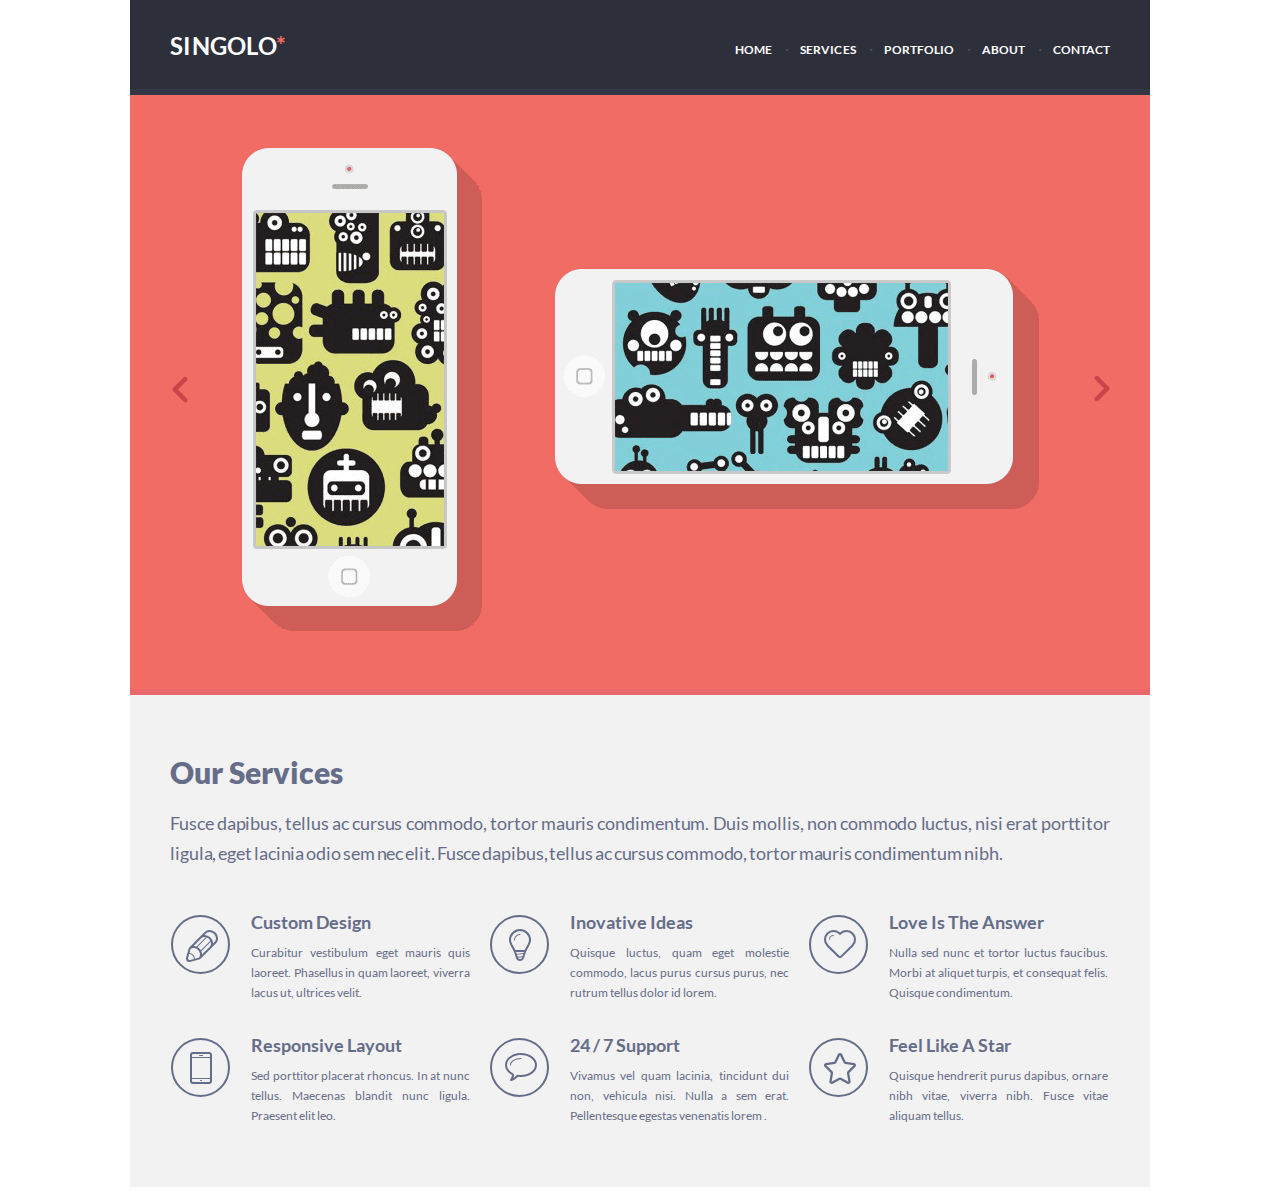
<file: singolo1.html>
<!DOCTYPE html>
<html lang="en">
    <head>
        <meta charset="UTF-8" />
        <meta name="viewport" content="width=device-width, initial-scale=1.0" />
        <link rel="stylesheet" href="singolo1.css" />
        <title>Singolo</title>
    </head>
    <body>
        <header class="header wrapper-outer">
            <div class="logo__wrapper">
                <a href="#!" class="logo">
                    <div class="logo_name">
                        Singolo<span class="asterisk">&#42;</span>
                    </div>
                </a>
            </div>
            <nav class="navigation">
                <ul class="navigation_wrapper">
                    <li class="navigation_wrapper_link">
                        <a class="navigation_wrapper_link-item" href="#!">
                            HOME
                        </a>
                    </li>
                    <li class="navigation_wrapper_link">
                        <a
                            class="navigation_wrapper_link-item"
                            href="#services"
                        >
                            SERVICES
                        </a>
                    </li>
                    <li class="navigation_wrapper_link">
                        <a class="navigation_wrapper_link-item" href="#!">
                            PORTFOLIO
                        </a>
                    </li>
                    <li class="navigation_wrapper_link">
                        <a class="navigation_wrapper_link-item" href="#!">
                            ABOUT
                        </a>
                    </li>
                    <li class="navigation_wrapper_link">
                        <a class="navigation_wrapper_link-item" href="#!">
                            CONTACT
                        </a>
                    </li>
                </ul>
            </nav>
        </header>
        <main class="wrapper-outer">
            <section class="main picture_wrapper">
                <div class="wrapper-inner">
                    <div class="iphone">
                        <img
                            class="iphone-vertical"
                            src="./assets/images/iphone-vertical.png"
                            alt="iphone_vertical"
                        />
                    </div>
                    <div class="iphone">
                        <img
                            class="iphone-horizontal"
                            src="./assets/images/iphone-horizontal.png"
                            alt="iphone_horizontal"
                        />
                    </div>
                    <div class="arrows-block-right">
                        <a class="arrows11" href="#!">
                            <svg
                                version="1.1"
                                id="Layer_2"
                                xmlns="http://www.w3.org/2000/svg"
                                xmlns:xlink="http://www.w3.org/1999/xlink"
                                x="0px"
                                y="0px"
                                width="16px"
                                height="27px"
                                viewBox="0 0 16 27"
                                enable-background="new 0 0 16 27"
                                xml:space="preserve"
                            >
                                <path
                                    d="M5.876,13.5l9.038-9.038c0.778-0.778,0.778-2.04,
                                0-2.818l-0.31-0.31c-0.778-0.778-2.04-0.778-2.818,
                                0L1.082,12.038c-0.403,0.403-0.593,0.934-0.579,
                                1.462c-0.014,0.528,0.176,1.059,0.579,1.462l10.704,10.704
                                c0.778,0.778,2.04,0.778,2.818,0l0.31-0.31c0.778-0.778,
                                0.778-2.04,0-2.818L5.876,13.5z"
                                />
                            </svg>
                        </a>
                    </div>
                    <div class="arrows-block-left">
                        <a href="#!">
                            <svg
                                version="1.1"
                                id="Layer_2"
                                xmlns="http://www.w3.org/2000/svg"
                                xmlns:xlink="http://www.w3.org/1999/xlink"
                                x="0px"
                                y="0px"
                                width="16px"
                                height="27px"
                                viewBox="0 0 16 27"
                                enable-background="new 0 0 16 27"
                                xml:space="preserve"
                            >
                                <path
                                    d="M5.876,13.5l9.038-9.038c0.778-0.778,0.778-2.04,
                                0-2.818l-0.31-0.31c-0.778-0.778-2.04-0.778-2.818,
                                0L1.082,12.038c-0.403,0.403-0.593,0.934-0.579,
                                1.462c-0.014,0.528,0.176,1.059,0.579,1.462l10.704,10.704
                                c0.778,0.778,2.04,0.778,2.818,0l0.31-0.31c0.778-0.778,
                                0.778-2.04,0-2.818L5.876,13.5z"
                                />
                            </svg>
                        </a>
                    </div>
                </div>
            </section>
            <section id="services">
                <div class="services-wrapper">
                    <h1 class="services-title">Our Services</h1>
                    <p class="services-description">
                        Fusce dapibus, tellus ac cursus commodo, tortor mauris
                        condimentum. Duis mollis, non commodo luctus, nisi erat
                        porttitor ligula, eget lacinia odio sem nec elit. Fusce
                        dapibus, tellus ac cursus commodo, tortor mauris
                        condimentum nibh.
                    </p>
                    <div class="services-list">
                        <div class="list-box">
                            <div class="picture-wrapper-item">
                                <img
                                    class="services-picture"
                                    src="./assets/images/pen.svg"
                                    alt="pen"
                                />
                            </div>
                            <div class="wrapper-feature">
                                <h4 class="feature-title">Custom Design</h4>
                                <div class="feature-description">
                                    Curabitur vestibulum eget mauris quis
                                    laoreet. Phasellus in quam laoreet, viverra
                                    lacus ut, ultrices velit.
                                </div>
                            </div>
                        </div>
                        <div class="list-box">
                            <div class="picture-wrapper-item">
                                <img
                                    class="services-picture-bulb"
                                    src="./assets/images/light_bulb.svg"
                                    alt="light_bulb"
                                />
                            </div>
                            <div class="wrapper-feature">
                                <h4 class="feature-title">
                                    Inovative Ideas
                                </h4>
                                <div class="feature-description">
                                    Quisque luctus, quam eget molestie commodo,
                                    lacus purus cursus purus, nec rutrum tellus
                                    dolor id lorem.
                                </div>
                            </div>
                        </div>
                        <div class="list-box">
                            <div class="picture-wrapper-item">
                                <img
                                    class="services-picture"
                                    src="./assets/images/heart.svg"
                                    alt="heart"
                                />
                            </div>
                            <div class="wrapper-feature">
                                <h4 class="feature-title">
                                    Love Is The Answer
                                </h4>
                                <div class="feature-description">
                                    Nulla sed nunc et tortor luctus faucibus.
                                    Morbi at aliquet turpis, et consequat felis.
                                    Quisque condimentum.
                                </div>
                            </div>
                        </div>
                        <div class="list-box">
                            <div class="picture-wrapper-item">
                                <img
                                    class="services-picture-phone"
                                    src="./assets/images/phone.svg"
                                    alt="phone"
                                />
                            </div>
                            <div class="wrapper-feature">
                                <h4 class="feature-title">Responsive Layout</h4>
                                <div class="feature-description">
                                    Sed porttitor placerat rhoncus. In at nunc
                                    tellus. Maecenas blandit nunc ligula.
                                    Praesent elit leo.
                                </div>
                            </div>
                        </div>
                        <div class="list-box">
                            <div class="picture-wrapper-item">
                                <img
                                    class="services-picture"
                                    src="./assets/images/bubble.svg"
                                    alt="bubble"
                                />
                            </div>
                            <div class="wrapper-feature">
                                <h4 class="feature-title">24 / 7 Support</h4>
                                <div class="feature-description">
                                    Vivamus vel quam lacinia, tincidunt dui non,
                                    vehicula nisi. Nulla a sem erat.
                                    Pellentesque egestas venenatis lorem .
                                </div>
                            </div>
                        </div>
                        <div class="list-box">
                            <div class="picture-wrapper-item">
                                <img
                                    class="services-picture"
                                    src="./assets/images/star.svg"
                                    alt="star"
                                />
                            </div>
                            <div class="wrapper-feature">
                                <h4 class="feature-title">Feel Like A Star</h4>
                                <div class="feature-description">
                                    Quisque hendrerit purus dapibus, ornare nibh
                                    vitae, viverra nibh. Fusce vitae aliquam
                                    tellus.
                                </div>
                            </div>
                        </div>
                    </div>
                </div>
            </section>
        </main>
    </body>
</html>
</file>
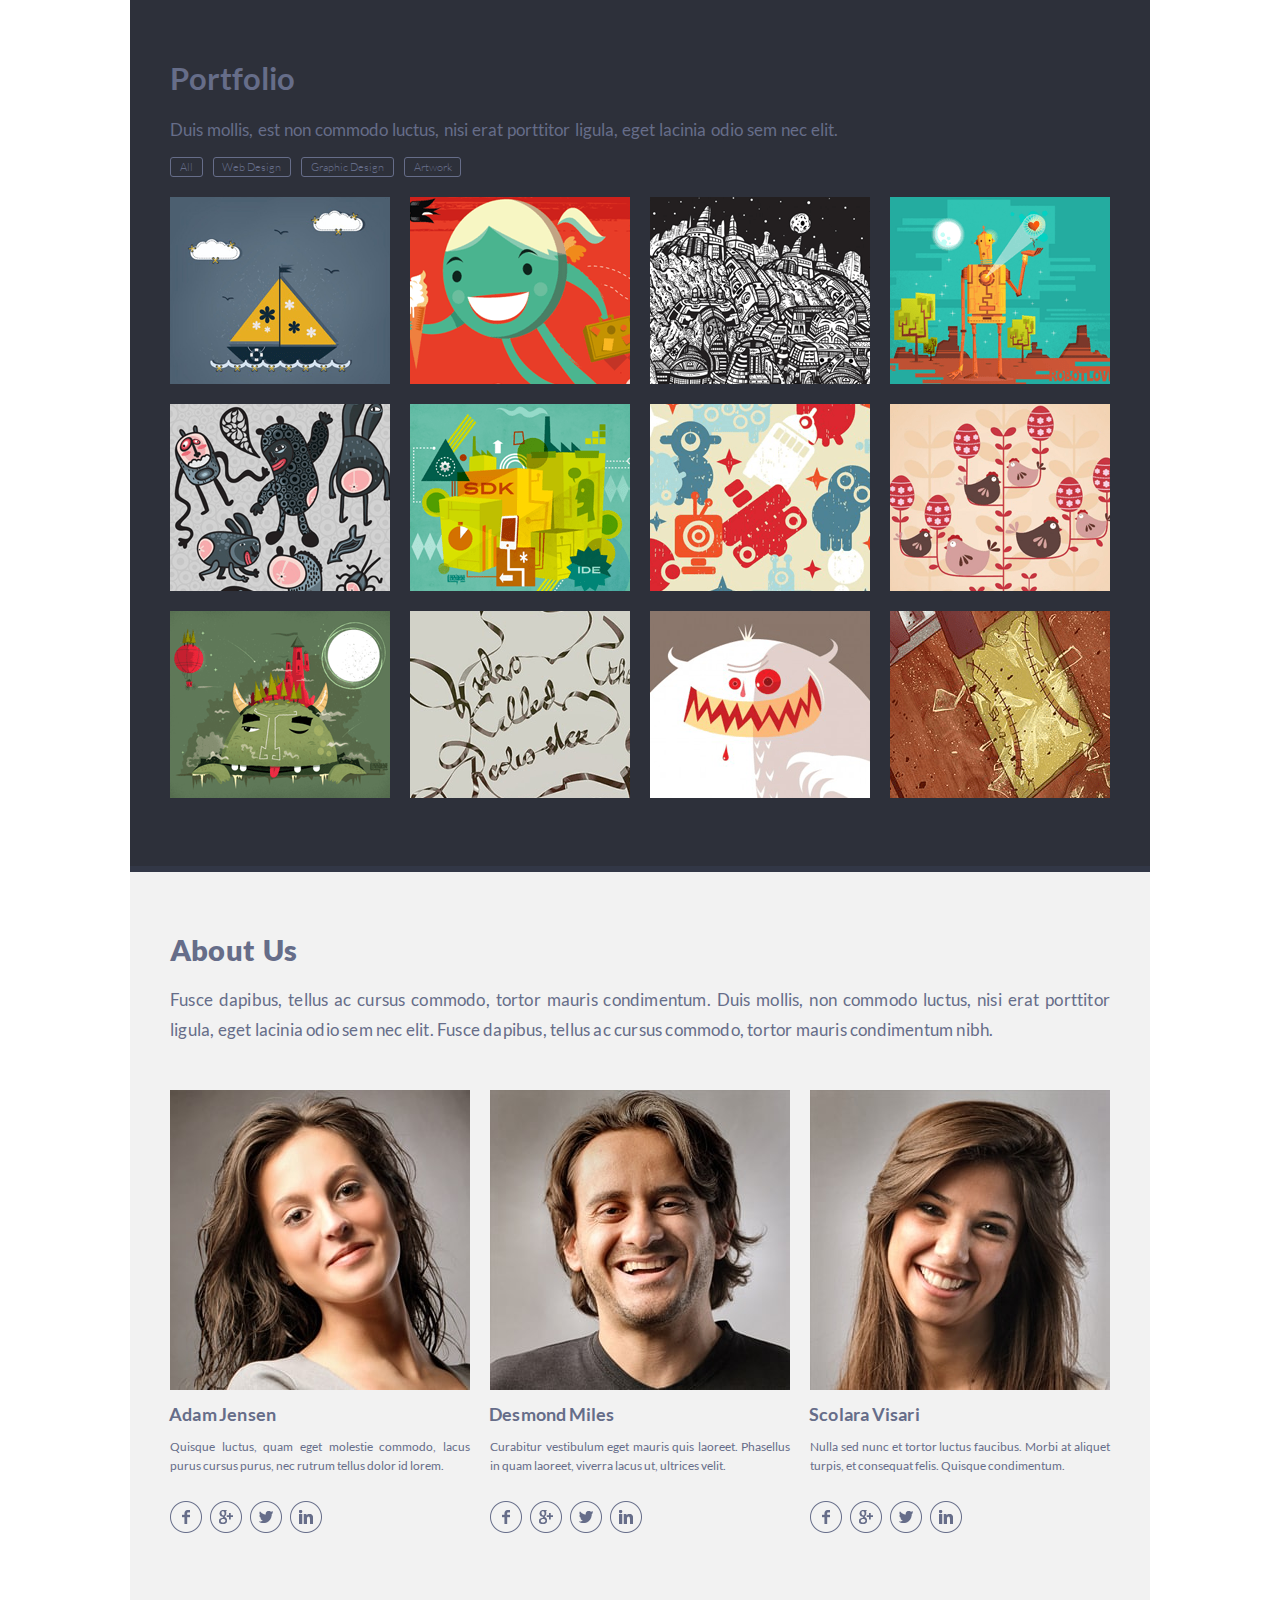
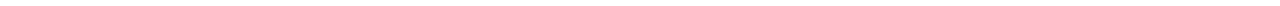
<file: singolo2.html>
<!DOCTYPE html>
<html lang="en">
    <head>
        <meta charset="UTF-8" />
        <meta name="viewport" content="width=device-width, initial-scale=1.0" />
        <link rel="stylesheet" href="singolo2.css" />
        <title>Singolo2</title>
    </head>
    <body>
        <section class="portfolio wrapper-outer">
            <div class="wrapper-inner">
                <h2 class="portfolio-title">
                    Portfolio
                </h2>
                <p class="portfolio-description">
                    Duis mollis, est non commodo luctus, nisi erat porttitor
                    ligula, eget lacinia odio sem nec elit.
                </p>
                <div class="portfolio-nav">
                    <a class="portfolio-nav-link" href="#!">All</a>
                    <a class="portfolio-nav-link" href="#!">Web Design</a>
                    <a class="portfolio-nav-link" href="#!">Graphic Design</a>
                    <a class="portfolio-nav-link" href="#!">Artwork</a>
                </div>
                <div class="portfolio-picture">
                    <img
                        src="./assets/images/1-min.png"
                        alt=""
                        class="portfolio-picture-item"
                    />
                    <img
                        src="./assets/images/2-min.png"
                        alt=""
                        class="portfolio-picture-item"
                    />
                    <img
                        src="./assets/images/3-min.png"
                        alt=""
                        class="portfolio-picture-item"
                    />
                    <img
                        src="./assets/images/4-min.png"
                        alt=""
                        class="portfolio-picture-item"
                    />
                    <img
                        src="./assets/images/5-min.png"
                        alt=""
                        class="portfolio-picture-item"
                    />
                    <img
                        src="./assets/images/6-min.png"
                        alt=""
                        class="portfolio-picture-item"
                    />
                    <img
                        src="./assets/images/7-min.png"
                        alt=""
                        class="portfolio-picture-item"
                    />
                    <img
                        src="./assets/images/8-min.png"
                        alt=""
                        class="portfolio-picture-item"
                    />
                    <img
                        src="./assets/images/9-min.png"
                        alt=""
                        class="portfolio-picture-item"
                    />
                    <img
                        src="./assets/images/10-min.png"
                        alt=""
                        class="portfolio-picture-item"
                    />
                    <img
                        src="./assets/images/11-min.png"
                        alt=""
                        class="portfolio-picture-item"
                    />
                    <img
                        src="./assets/images/12-min.png"
                        alt=""
                        class="portfolio-picture-item"
                    />
                </div>
            </div>
        </section>
        <section class="about wrapper-outer">
            <div class="wrapper-inner">
                <h2 class="about-title">
                    About Us
                </h2>
                <p class="about-description">
                    Fusce dapibus, tellus ac cursus commodo, tortor mauris
                    condimentum. Duis mollis, non commodo luctus, nisi erat
                    porttitor ligula, eget lacinia odio sem nec elit. Fusce
                    dapibus, tellus ac cursus commodo, tortor mauris condimentum
                    nibh.
                </p>
                <div class="about-person">
                    <div class="person-item-face">
                        <img src="./assets/images/face-1-min.jpg" alt="face" />
                        <h3 class="person-name">
                            Adam Jensen
                        </h3>
                        <p class="person-description">
                            Quisque luctus, quam eget molestie commodo, lacus
                            purus cursus purus, nec rutrum tellus dolor id
                            lorem.
                        </p>
                        <div class="person-social">
                            <a href="#!" class="social">
                                <img
                                    src="./assets/images/facebook-min.png"
                                    alt="facebook"
                                />
                            </a>
                            <a href="#!" class="social">
                                <img
                                    src="./assets/images/google-min.png"
                                    alt="google"
                                />
                            </a>
                            <a href="#!" class="social">
                                <img
                                    src="./assets/images/twitter-min.png"
                                    alt="twitter"
                                />
                            </a>
                            <a href="#!" class="social">
                                <img
                                    src="./assets/images/linkedIn-min.png"
                                    alt="linkedIn"
                                />
                            </a>
                        </div>
                    </div>
                    <div class="person-item-face">
                        <img src="./assets/images/face-2-min.jpg" alt="face" />
                        <h3 class="person-name">
                            Desmond Miles
                        </h3>
                        <p class="person-description">
                            Curabitur vestibulum eget mauris quis laoreet.
                            Phasellus in quam laoreet, viverra lacus ut,
                            ultrices velit.
                        </p>
                        <div class="person-social">
                            <a href="#!" class="social">
                                <img
                                    src="./assets/images/facebook-min.png"
                                    alt="facebook"
                                />
                            </a>
                            <a href="#!" class="social">
                                <img
                                    src="./assets/images/google-min.png"
                                    alt="google"
                                />
                            </a>
                            <a href="#!" class="social">
                                <img
                                    src="./assets/images/twitter-min.png"
                                    alt="twitter"
                                />
                            </a>
                            <a href="#!" class="social">
                                <img
                                    src="./assets/images/linkedIn-min.png"
                                    alt="linkedIn"
                                />
                            </a>
                        </div>
                    </div>
                    <div class="person-item-face">
                        <img src="./assets/images/face-3-min.jpg" alt="face" />
                        <h3 class="person-name">
                            Scolara Visari
                        </h3>
                        <p class="person-description">
                            Nulla sed nunc et tortor luctus faucibus. Morbi at
                            aliquet turpis, et consequat felis. Quisque
                            condimentum.
                        </p>
                        <div class="person-social">
                            <a href="#!" class="social">
                                <img
                                    src="./assets/images/facebook-min.png"
                                    alt="facebook"
                                />
                            </a>
                            <a href="#!" class="social">
                                <img
                                    src="./assets/images/google-min.png"
                                    alt="google"
                                />
                            </a>
                            <a href="#!" class="social">
                                <img
                                    src="./assets/images/twitter-min.png"
                                    alt="twitter"
                                />
                            </a>
                            <a href="#!" class="social">
                                <img
                                    src="./assets/images/linkedIn-min.png"
                                    alt="linkedIn"
                                />
                            </a>
                        </div>
                    </div>
                </div>
            </div>
        </section>
    </body>
</html>
</file>
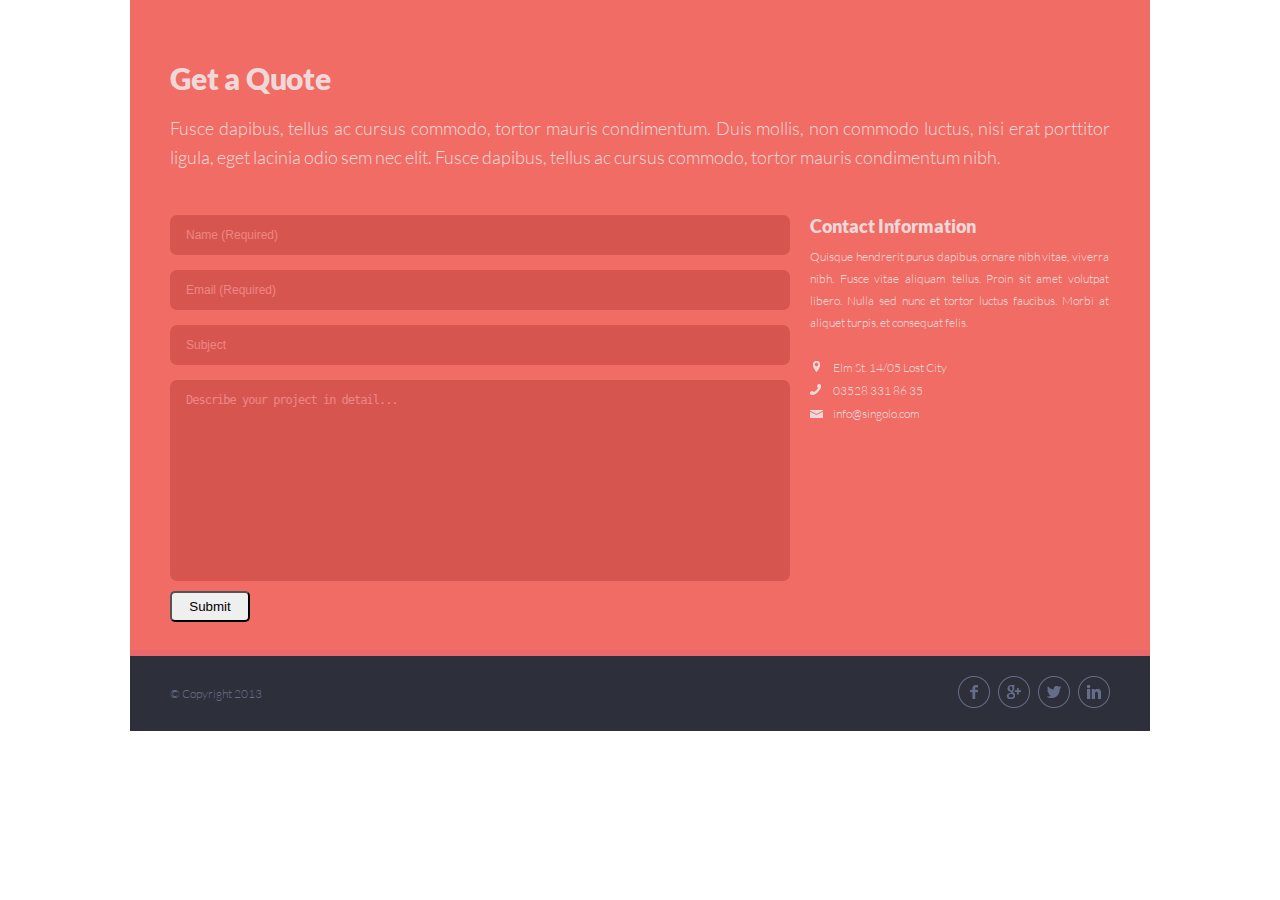
<file: singolo3.html>
<!DOCTYPE html>
<html lang="en">
    <head>
        <meta charset="UTF-8" />
        <meta name="viewport" content="width=device-width, initial-scale=1.0" />
        <link rel="stylesheet" href="singolo3.css" />
        <title>Singolo3</title>
    </head>
    <body>
        <section class="information wrapper-outer">
            <div class="wrapper-inner">
                <h2 class="information-title">
                    Get a Quote
                </h2>
                <p class="information-description">
                    Fusce dapibus, tellus ac cursus commodo, tortor mauris
                    condimentum. Duis mollis, non commodo luctus, nisi erat
                    porttitor ligula, eget lacinia odio sem nec elit. Fusce
                    dapibus, tellus ac cursus commodo, tortor mauris condimentum
                    nibh.
                </p>
                <div class="content">
                    <form class="information-form">
                        <input
                            class="enter-name"
                            type="text"
                            name="name"
                            placeholder="Name (Required)"
                            required
                        />
                        <input
                            class="enter-email"
                            type="email"
                            name="login"
                            placeholder="Email (Required)"
                            required
                        />
                        <input
                            class="enter-subject"
                            type="text"
                            name="subject"
                            placeholder="Subject"
                        />
                        <textarea
                            class="enter-describe"
                            name="describe"
                            id=""
                            placeholder="Describe your project in detail..."
                        ></textarea>
                        <button class="btn" type="submit">Submit</button>
                    </form>
                    <div class="information-block">
                        <h4 class="block-title">
                            Contact Information
                        </h4>
                        <p class="block-description">
                            Quisque hendrerit purus dapibus, ornare nibh vitae,
                            viverra nibh. Fusce vitae aliquam tellus. Proin sit
                            amet volutpat libero. Nulla sed nunc et tortor
                            luctus faucibus. Morbi at aliquet turpis, et
                            consequat felis.
                        </p>
                        <ul class="block-list">
                            <li>
                                <a href="" class="list-item-1">
                                    Elm St. 14/05 Lost City
                                </a>
                            </li>
                            <li>
                                <a
                                    href="tel:03528 331 86 35"
                                    class="list-item-2"
                                >
                                    03528 331 86 35
                                </a>
                            </li>
                            <li>
                                <a
                                    href="mailto:info@singolo.com"
                                    class="list-item-3"
                                >
                                    info@singolo.com
                                </a>
                            </li>
                        </ul>
                    </div>
                </div>
            </div>
        </section>
        <footer class="footer wrapper-outer">
            <div class="footer-wrapper wrapper-inner">
                <div class="copyright">
                    Copyright 2013
                </div>
                <ul class="footer-items">
                    <li class="footer-item">
                        <a href="" class="item-1">
                            <img
                                src="./assets/images/facebook-min.png"
                                alt="facebook"
                            />
                        </a>
                    </li>
                    <li class="footer-item">
                        <a href="" class="item-2">
                            <img
                                src="./assets/images/google-min.png"
                                alt="google"
                            />
                        </a>
                    </li>
                    <li class="footer-item">
                        <a href="" class="item-3">
                            <img
                                src="./assets/images/twitter-min.png"
                                alt="twitter"
                            />
                        </a>
                    </li>
                    <li class="footer-item">
                        <a href="" class="item-4">
                            <img
                                src="./assets/images/linkedIn-min.png"
                                alt="linkedIn"
                            />
                        </a>
                    </li>
                </ul>
            </div>
        </footer>
    </body>
</html>
</file>
<file: singolo1.css>
@font-face {
    font-family: "Lato";
    font-style: normal;
    font-weight: 300;
    src: local("Lato Light"), local("Lato-Light"),
        url("../fonts/lato-v16-latin-300.woff2") format("woff2"),
        url("../fonts/lato-v16-latin-300.woff") format("woff");
}
@font-face {
    font-family: "Lato";
    font-style: normal;
    font-weight: 400;
    src: local("Lato Regular"), local("Lato-Regular"),
        url("./assets/fonts/lato-v16-latin-regular.woff2") format("woff2"),
        url("./assets/fonts/lato-v16-latin-regular.woff") format("woff");
}
@font-face {
    font-family: "Lato";
    font-style: normal;
    font-weight: 700;
    src: local("Lato Bold"), local("Lato-Bold"),
        url("./assets/fonts/lato-v16-latin-700.woff2") format("woff2"),
        url("./assets/fonts/lato-v16-latin-700.woff") format("woff");
}
@font-face {
    font-family: "Lato";
    font-style: normal;
    font-weight: 900;
    src: local("Lato Black"), local("Lato-Black"),
        url("./assets/fonts/lato-v16-latin-900.woff2") format("woff2"),
        url("./assets/fonts/lato-v16-latin-900.woff") format("woff");
}

* {
    box-sizing: border-box;
}

html,
body,
div,
span,
h1,
h2,
h3,
h4,
h5,
h6,
img,
ol,
ul,
li,
figure,
figcaption,
footer,
header,
nav,
section {
    margin: 0;
    padding: 0;
    border: 0;
    vertical-align: baseline;
}

body {
    font-family: "Lato";
    font-style: normal;
    font-size: 16px;
    font-weight: normal;
    color: #666d89;
}

.wrapper-outer {
    max-width: 1020px;
    margin: 0 auto;
}

.header {
    display: flex;
    justify-content: space-between;
    align-items: center;
    padding: 29.5px 0;
    background-color: #2d303a;
    border-bottom: 6px solid #323746;
}

.logo__wrapper {
    margin-left: 40px;
    margin-top: 1px;
}

.logo {
    text-decoration: none;
}

.logo_name {
    font-family: inherit;
    font-weight: 700;
    font-size: 24px;
    letter-spacing: 0.3px;
    text-transform: uppercase;
    color: #ffffff;
}

.asterisk {
    font-size: 24px;
    color: #f06c64;
}

.navigation .navigation_wrapper_link {
    display: inline-block;
}

.navigation_wrapper .navigation_wrapper_link + .navigation_wrapper_link {
    padding-left: 10px;
}

.navigation_wrapper
    .navigation_wrapper_link
    + .navigation_wrapper_link::before {
    content: "\00B7";
    color: #494e62;
    padding-right: 8px;
}

.navigation_wrapper {
    margin: 6px 40px 0 0;
}

.navigation_wrapper_link {
    list-style: none;
}

.navigation_wrapper_link-item {
    font-size: 12px;
    font-weight: 700;
    letter-spacing: 0.02px;
    text-decoration: none;
    color: #ffffff;
    text-transform: uppercase;
}

.navigation_wrapper_link-item:hover,
.navigation_wrapper_link-item:active {
    color: #f06c64;
}

.main {
    background-color: #f06c64;
    border-bottom: 6px solid #ea676b;
}
.picture_wrapper {
    position: relative;
}

.iphone {
    margin-bottom: 55px;
}
.picture_wrapper .iphone {
    display: inline-block;
}
.iphone-vertical {
    margin: 53px 0 0 112px;
}

.iphone-horizontal {
    margin: 0 0 122px 70px;
}

.arrows-block-right {
    position: absolute;
    top: 281px;
    left: 42px;
    transition: all 0.2s;
}

.arrows-block-left {
    position: absolute;
    top: 277px;
    right: 40px;
    transform: rotate(180deg);
    transition: all 0.2s;
}

svg {
    fill: #ca4549;
}

svg:hover {
    fill: #2d303a;
    transform: scale(2);
}

#services {
    background-color: #f2f2f2;
    border-bottom: 6px solid #ffffff;
}

.services-wrapper {
    margin-left: 40px;
    margin-bottom: 55px;
    padding-top: 55px;
}

.services-title {
    padding-top: 5px;
    font-size: 29.5px;
    letter-spacing: 0.01px;
    font-family: inherit;
    word-spacing: 0.2px;
    font-weight: 900;
}

.services-description {
    font-size: 18px;
    margin-top: 18px;
    line-height: 30px;
    letter-spacing: -0.1px;
    word-spacing: -0.9px;
    width: 940px;
    text-align: justify;
}

.services-list {
    display: flex;
    flex-wrap: wrap;
}

.list-box {
    position: relative;
    display: flex;
    width: 319px;
    margin-top: 8px;
    margin-bottom: 6px;
}

.picture-wrapper-item {
    position: absolute;
    width: 59px;
    height: 59px;
    top: 21px;
    left: 1px;
    border: 2px solid #666d89;
    border-radius: 50%;
}

.services-picture-bulb {
    padding-top: 12px;
    padding-left: 16.5px;
}

.services-picture-phone {
    padding-top: 12px;
    padding-left: 16.5px;
}

.services-picture {
    padding: 12.5px;
}

.wrapper-feature {
    padding-top: 17px;
    padding-left: 81px;
}

.feature-title {
    font-size: 18px;
}

.feature-description {
    padding-top: 10px;
    font-size: 12px;
    line-height: 20px;
    text-align: justify;
    padding-right: 19px;
}
</file>
<file: singolo2.css>
@font-face {
    font-family: "Lato";
    font-style: normal;
    font-weight: 300;
    src: local("Lato Light"), local("Lato-Light"),
        url("./assets/fonts/lato-v16-latin-300.woff2") format("woff2"),
        url("./assets/fonts/lato-v16-latin-300.woff") format("woff");
}

@font-face {
    font-family: "Lato";
    font-style: normal;
    font-weight: 400;
    src: local("Lato Regular"), local("Lato-Regular"),
        url("./assets/fonts/lato-v16-latin-regular.woff2") format("woff2"),
        url("./assets/fonts/lato-v16-latin-regular.woff") format("woff");
}

@font-face {
    font-family: "Lato";
    font-style: normal;
    font-weight: 700;
    src: local("Lato Bold"), local("Lato-Bold"),
        url("./assets/fonts/lato-v16-latin-700.woff2") format("woff2"),
        url("./assets/fonts/lato-v16-latin-700.woff") format("woff");
}

@font-face {
    font-family: "Lato";
    font-style: normal;
    font-weight: 900;
    src: local("Lato Black"), local("Lato-Black"),
        url("./assets/fonts/lato-v16-latin-900.woff2") format("woff2"),
        url("./assets/fonts/lato-v16-latin-900.woff") format("woff");
}

* {
    box-sizing: border-box;
}

html,
body,
div,
span,
h1,
h2,
h3,
h4,
h5,
h6,
img,
ol,
ul,
li,
figure,
figcaption,
footer,
header,
nav,
section {
    margin: 0;
    padding: 0;
    border: 0;
    vertical-align: baseline;
}

body {
    font-family: "Lato";
    font-style: normal;
    font-size: 16px;
    font-weight: 400;
    color: #666d89;
}

.wrapper-outer {
    max-width: 1020px;
    margin: 0 auto;
}

.portfolio {
    background: #2d303a;
    border-bottom: 6px solid #323746;
}

.wrapper-inner {
    width: 940px;
    margin: 0 auto;
}

.portfolio-title {
    font-size: 30.5px;
    padding-top: 59.5px;
}

.portfolio-description {
    font-size: 17px;
    text-align: justify;
    word-spacing: 1.3px;
    margin-top: 23px;
}

.portfolio-nav {
    display: flex;
    margin-bottom: 20px;
}

.portfolio-nav .portfolio-nav-link + .portfolio-nav-link {
    margin-left: 10px;
}

.portfolio-nav-link {
    font-size: 11px;
    font-weight: 300;
    border: 1px solid #666d89;
    border-radius: 3px;
    color: #666d89;
    text-decoration: none;
    padding: 2px 8.8px;
    transition: all;
    transition-duration: 0.2s;
}

.portfolio-nav-link:hover {
    color: #ffffff;
    border-color: #ffffff;
}

.portfolio-picture {
    display: grid;
    grid-template-columns: repeat(4, 1fr);
    grid-gap: 20px 20px;
    margin-bottom: 68px;
    max-height: 601px;
    overflow: hidden;
}

.about {
    background: #f2f2f2;
    border-bottom: 6px solid #ffffff;
}

.about-title {
    padding-top: 60px;
    font-size: 29px;
    font-weight: 900;
    word-spacing: 1.5px;
    letter-spacing: 0.2px;
}

.about-description {
    margin-top: 18px;
    font-size: 17px;
    text-align: justify;
    letter-spacing: 0.2px;
    line-height: 30px;
}

.about-person {
    display: flex;
    flex-wrap: wrap;
    justify-content: space-between;
    padding-top: 28px;
}

.person-item-face {
    flex-basis: 31%;
}

.person-name {
    margin-top: 10px;
    margin-left: -1px;
    font-size: 18px;
    letter-spacing: 0.2px;
    word-spacing: -1px;
}

.person-description {
    margin-top: 12px;
    font-size: 12px;
    text-align: justify;
    line-height: 19px;
    margin-bottom: 26px;
}

.person-social {
    display: inline-block;
    margin-bottom: 64px;
}

.social {
    margin-right: 5px;
    text-decoration: none;
}

.social:hover {
    border-bottom: 5px dotted #323746;
}
</file>
<file: singolo3.css>
@font-face {
    font-family: "Lato";
    font-style: normal;
    font-weight: 300;
    src: local("Lato Light"), local("Lato-Light"),
        url("./assets/fonts/lato-v16-latin-300.woff2") format("woff2"),
        url("./assets/fonts/lato-v16-latin-300.woff") format("woff");
}

@font-face {
    font-family: "Lato";
    font-style: normal;
    font-weight: 400;
    src: local("Lato Regular"), local("Lato-Regular"),
        url("./assets/fonts/lato-v16-latin-regular.woff2") format("woff2"),
        url("./assets/fonts/lato-v16-latin-regular.woff") format("woff");
}

@font-face {
    font-family: "Lato";
    font-style: normal;
    font-weight: 700;
    src: local("Lato Bold"), local("Lato-Bold"),
        url("./assets/fonts/lato-v16-latin-700.woff2") format("woff2"),
        url("./assets/fonts/lato-v16-latin-700.woff") format("woff");
}

@font-face {
    font-family: "Lato";
    font-style: normal;
    font-weight: 900;
    src: local("Lato Black"), local("Lato-Black"),
        url("./assets/fonts/lato-v16-latin-900.woff2") format("woff2"),
        url("./assets/fonts/lato-v16-latin-900.woff") format("woff");
}

* {
    box-sizing: border-box;
}

html,
body,
div,
span,
h1,
p,
h2,
h3,
h4,
h5,
h6,
img,
ol,
ul,
li,
figure,
figcaption,
footer,
header,
nav,
section {
    margin: 0;
    padding: 0;
    border: 0;
    vertical-align: baseline;
}

body {
    font-family: "Lato";
    font-style: normal;
    font-size: 16px;
    font-weight: 400;
    color: #666d89;
}

.wrapper-outer {
    max-width: 1020px;
    margin: 0 auto;
}

.information {
    background: #f06c64;
    border-bottom: 6px solid #ea676b;
}

.wrapper-inner {
    width: 940px;
    margin: 0 auto;
}

.information-title {
    padding-top: 60px;
    font-size: 30px;
    font-weight: 900;
    text-align: justify;
    letter-spacing: -0.2px;
    margin-bottom: 18px;
    color: #f0d8d9;
}

.information-description {
    text-align: justify;
    line-height: 29px;
    font-size: 18px;
    font-weight: 300;
    margin-bottom: 43px;
    color: #f0d8d9;
}

.content {
    display: inline-flex;
    margin-bottom: 28px;
}

.information-form {
    display: flex;
    flex-direction: column;
    border: none;
    margin-right: 20px;
}

input::placeholder {
    color: #f08586;
}

textarea::placeholder {
    color: #f08586;
}

.information-form > input {
    font-size: 12px;
    font-weight: 300;
    border: none;
    border-radius: 7px;
    background: #d6564f;
    padding: 13px 16px;
}

.enter-describe {
    width: 620px;
    height: 201px;
    font-weight: 300;
    font-size: 12px;
    padding: 13px 16px;
    letter-spacing: -1px;
    text-decoration: none;
    border: none;
    border-radius: 7px;
    background: #d6564f;
    resize: none;
    margin-top: 15px;
}

.information-form input + input {
    margin-top: 15px;
}

.btn {
    margin-top: 10px;
    width: 80px;
    height: 31px;
    border-radius: 5px;
}

.block-title {
    font-size: 18px;
    font-weight: 900;
    color: #f0d8d9;
}

.block-description {
    margin: 9px auto;
    font-size: 12px;
    font-weight: 300;
    line-height: 22px;
    width: 299px;
    text-align: justify;
    color: #f0d8d9;
}

.block-list {
    margin-top: 22px;
    list-style: none;
}

.block-list a {
    text-decoration: none;
    position: relative;
    font-size: 12px;
    font-weight: 300;
    padding-left: 23px;
    line-height: 23px;
    color: #f0d8d9;
}

.list-item-1::before {
    content: url(./assets/images/location.png);
    position: absolute;
    left: 3px;
}

.list-item-2::before {
    content: url(./assets/images/phone.png);
    position: absolute;
    left: 0;
}

.list-item-3::before {
    content: url(./assets/images/mail.png);
    position: absolute;
    left: 0;
}

.footer {
    background: #2d303a;
}

.footer-wrapper {
    display: flex;
    justify-content: space-between;
    align-items: center;
    padding-top: 20px;
    padding-bottom: 20px;
}

.copyright {
    font-size: 12px;
    font-weight: 300;
    display: inline-block;
}

.copyright::before {
    content: "\00a9";
}

.footer-items {
    justify-content: center;
    list-style: none;
}

.footer-item {
    margin-left: 5px;
    display: inline-block;
}

.footer-item:hover {
    background: #f06c64;
    border-radius: 50%;
}
</file>
